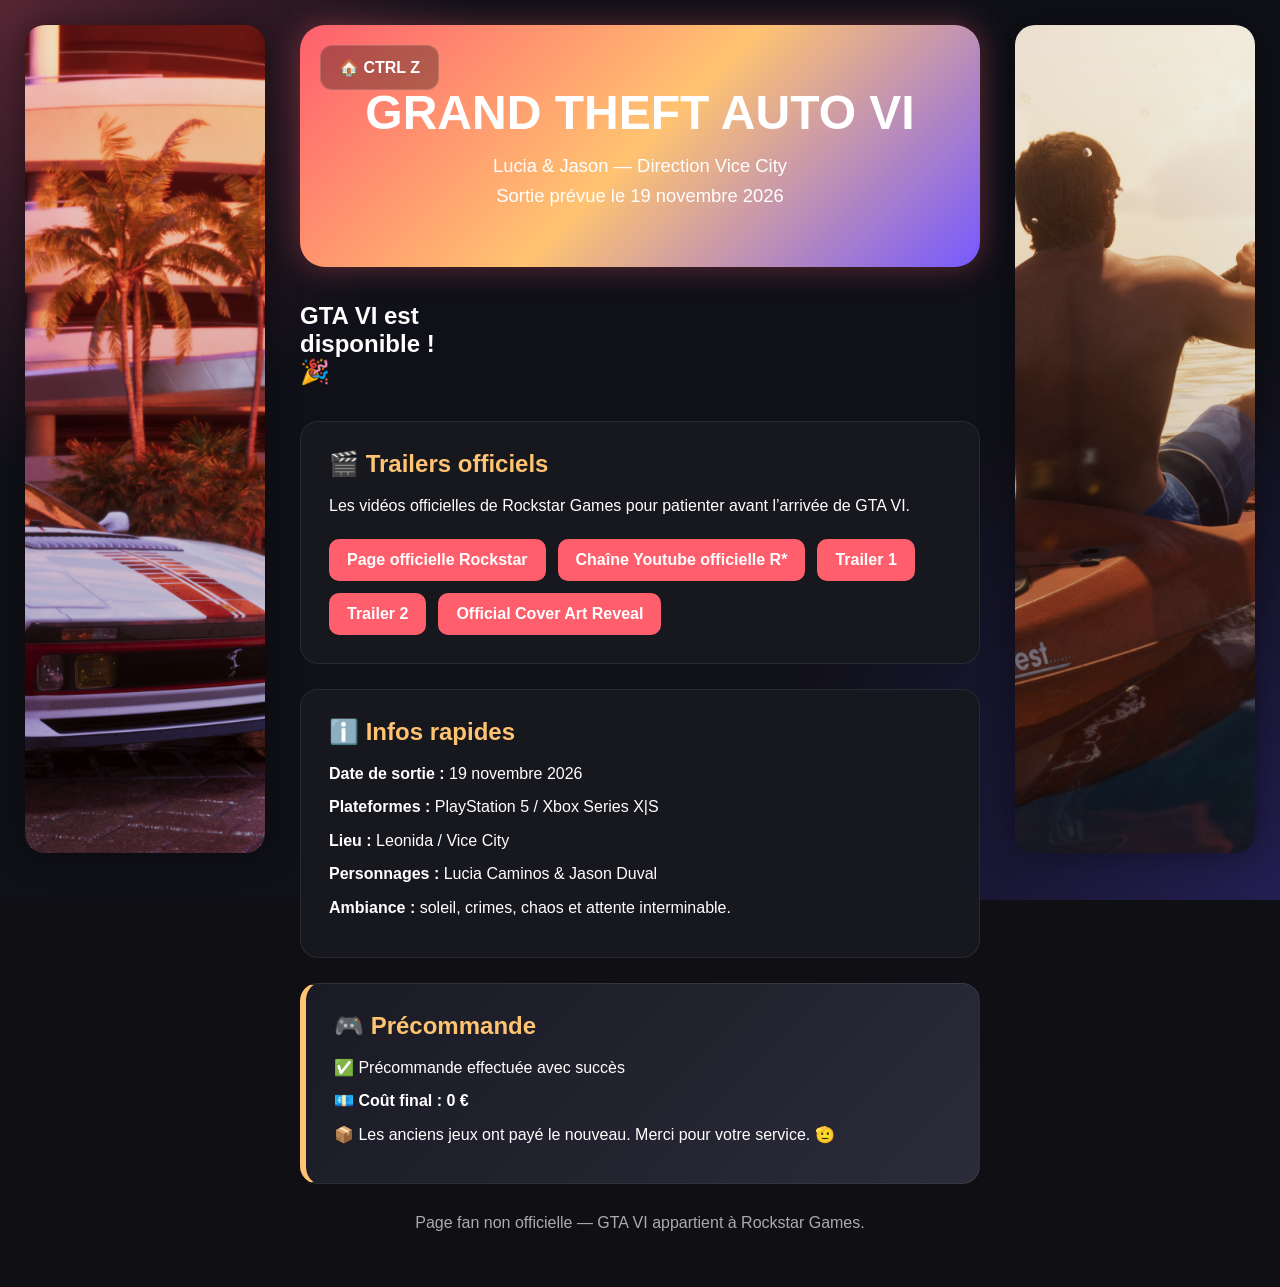
<file: lucia_jason.html>
<!DOCTYPE html>
<html lang="fr">
<head>
  <meta charset="UTF-8" />
  <meta name="viewport" content="width=device-width, initial-scale=1.0" />

  <title>Grand Theft Auto VI - Lucia & Jason</title>

  <link rel="stylesheet" href="lucia_jason.css" />
</head>

<body>
  <div class="layout">

    <aside class="side-image left-image">
      <img src="Grotti_Cheetah.jpg" alt="Grotti Cheetah - GTA VI">
    </aside>

    <main class="gta-page">

      <section class="hero">
        <a href="index.html" class="home-button">🏠 CTRL Z</a>

        <h1>Grand Theft Auto VI</h1>
        <p>Lucia & Jason — Direction Vice City</p>
        <p>Sortie prévue le 19 novembre 2026</p>
      </section>

      <section class="countdown">
        <div class="time-box">
          <span id="days">0</span>
          Jours
        </div>

        <div class="time-box">
          <span id="hours">0</span>
          Heures
        </div>

        <div class="time-box">
          <span id="minutes">0</span>
          Minutes
        </div>

        <div class="time-box">
          <span id="seconds">0</span>
          Secondes
        </div>
      </section>

      <section class="section">
        <h2>🎬 Trailers officiels</h2>
        <p>Les vidéos officielles de Rockstar Games pour patienter avant l’arrivée de GTA VI.</p>

        <div class="links">
          <a href="https://www.rockstargames.com/VI" target="_blank" rel="noopener noreferrer">Page officielle Rockstar</a>
          <a href="https://www.youtube.com/@RockstarGames" target="_blank" rel="noopener noreferrer">Chaîne Youtube officielle R*</a>
          <a href="https://www.youtube.com/watch?v=QdBZY2fkU-0" target="_blank" rel="noopener noreferrer">Trailer 1</a>
          <a href="https://www.rockstargames.com/videos/cpys7u21" target="_blank" rel="noopener noreferrer">Trailer 2</a>
          <a href="https://www.youtube.com/watch?v=EiQEBYDox_k" target="_blank" rel="noopener noreferrer">Official Cover Art Reveal</a>
        </div>
      </section>

      <section class="section">
        <h2>ℹ️ Infos rapides</h2>
        <p><strong>Date de sortie :</strong> 19 novembre 2026</p>
        <p><strong>Plateformes :</strong> PlayStation 5 / Xbox Series X|S</p>
        <p><strong>Lieu :</strong> Leonida / Vice City</p>
        <p><strong>Personnages :</strong> Lucia Caminos & Jason Duval</p>
        <p><strong>Ambiance :</strong> soleil, crimes, chaos et attente interminable.</p>
      </section>

      <section class="section preorder">
        <h2>🎮 Précommande</h2>
        <p>✅ Précommande effectuée avec succès</p>
        <p>💶 <strong>Coût final : 0 €</strong></p>
        <p>📦 Les anciens jeux ont payé le nouveau. Merci pour votre service. 🫡</p>
      </section>

      <p class="footer-note">
        Page fan non officielle — GTA VI appartient à Rockstar Games.
      </p>

    </main>

    <aside class="side-image right-image">
      <img src="Kayak_Crest.jpg" alt="Kayak Crest - GTA VI">
    </aside>

  </div>

  <script>
    const releaseDate = new Date("2026-11-19T00:00:00").getTime();

    function updateCountdown() {
      const now = new Date().getTime();
      const distance = releaseDate - now;

      if (distance <= 0) {
        document.querySelector(".countdown").innerHTML = "<h2>GTA VI est disponible ! 🎉</h2>";
        return;
      }

      const days = Math.floor(distance / (1000 * 60 * 60 * 24));
      const hours = Math.floor((distance / (1000 * 60 * 60)) % 24);
      const minutes = Math.floor((distance / (1000 * 60)) % 60);
      const seconds = Math.floor((distance / 1000) % 60);

      document.getElementById("days").textContent = days;
      document.getElementById("hours").textContent = hours;
      document.getElementById("minutes").textContent = minutes;
      document.getElementById("seconds").textContent = seconds;
    }

    updateCountdown();
    setInterval(updateCountdown, 1000);
  </script>
</body>
</html>
</file>
<file: lucia_jason.css>
/* ===========================================================
   GTA VI - Lucia & Jason
=========================================================== */

*{
    margin:0;
    padding:0;
    box-sizing:border-box;
}

body{
    font-family:Arial, Helvetica, sans-serif;
    background:#0f0f14;
    color:white;
    overflow-x:hidden;
}

/* ===========================================================
   Fond
=========================================================== */

body::before{
    content:"";
    position:fixed;
    inset:0;
    z-index:-2;

    background:
    radial-gradient(circle at top left,
    rgba(255,90,120,.30),
    transparent 30%),

    radial-gradient(circle at bottom right,
    rgba(92,74,255,.25),
    transparent 35%),

    linear-gradient(#101018,#101018);
}

/* ===========================================================
   Layout
=========================================================== */

.layout{

    display:grid;

    grid-template-columns:
        minmax(340px,1fr)
        minmax(0,1000px)
        minmax(340px,1fr);

    gap:35px;

    width:100%;

    margin:auto;

    padding:35px 55px;

    align-items:start;
}

/* ===========================================================
   Images latérales
=========================================================== */

.side-image{

    position:sticky;
    top:20px;

    height:92vh;

    border-radius:20px;

    overflow:hidden;

    box-shadow:0 0 35px rgba(0,0,0,.45);
}

.side-image::after{

    content:"";

    position:absolute;

    inset:0;

    background:linear-gradient(
        to bottom,
        rgba(0,0,0,.05),
        rgba(0,0,0,.20)
    );

    pointer-events:none;
}

.side-image img{

    width:100%;
    height:100%;

    object-fit:cover;

    transition:.35s;
}

.side-image:hover img{

    transform:scale(1.04);
}

/* ===========================================================
   Contenu
=========================================================== */

.gta-page{

    width:100%;
    max-width:1000px;
    margin:auto;
}

/* ===========================================================
   Hero
=========================================================== */

.hero{

    position:relative;

    text-align:center;

    padding:60px 30px;

    border-radius:25px;

    background:
    linear-gradient(
        135deg,
        #ff5f6d,
        #ffc371,
        #7759ff
    );

    box-shadow:
    0 0 30px rgba(255,95,109,.35);
}

.hero h1{

    font-size:3rem;

    text-transform:uppercase;

    margin-bottom:15px;
}

.hero p{

    font-size:1.15rem;

    margin-top:8px;
}

/* ===========================================================
   Bouton retour
=========================================================== */

.home-button{

    position:absolute;

    top:20px;
    left:20px;

    display:flex;
    align-items:center;
    justify-content:center;

    padding:12px 18px;

    border-radius:12px;

    background:rgba(0,0,0,.30);

    backdrop-filter:blur(10px);

    border:1px solid rgba(255,255,255,.15);

    color:white;

    text-decoration:none;

    font-weight:bold;

    transition:.25s;
}

.home-button:hover{

    background:rgba(0,0,0,.55);

    transform:translateY(-2px);

    box-shadow:0 8px 25px rgba(0,0,0,.35);
}

/* ===========================================================
   Compte à rebours
=========================================================== */

.countdown{

    display:grid;

    grid-template-columns:repeat(4,1fr);

    gap:18px;

    margin:35px 0;
}

.time-box{

    background:#181822;

    padding:28px;

    text-align:center;

    border-radius:18px;

    border:1px solid rgba(255,255,255,.08);

    transition:.25s;
}

.time-box:hover{

    transform:translateY(-4px);

    border-color:#ffc371;
}

.time-box span{

    display:block;

    font-size:2.3rem;

    font-weight:bold;

    color:#ffc371;
}

/* ===========================================================
   Sections
=========================================================== */

.section{

    background:rgba(24,24,32,.92);

    backdrop-filter:blur(6px);

    padding:28px;

    border-radius:18px;

    margin-bottom:25px;

    border:1px solid rgba(255,255,255,.08);
}

.section h2{

    color:#ffc371;

    margin-bottom:15px;
}

.section p{

    margin:8px 0;

    line-height:1.6;
}

/* ===========================================================
   Liens
=========================================================== */

.links{

    display:flex;

    flex-wrap:wrap;

    gap:12px;

    margin-top:20px;
}

.links a{

    text-decoration:none;

    color:white;

    background:#ff5f6d;

    padding:12px 18px;

    border-radius:10px;

    transition:.25s;

    font-weight:bold;
}

.links a:hover{

    transform:translateY(-3px);

    background:#ff7a86;
}

/* ===========================================================
   Précommande
=========================================================== */

.preorder{

    border-left:6px solid #ffc371;

    background:

    linear-gradient(

        135deg,

        rgba(28,28,38,.95),

        rgba(45,45,60,.95)

    );
}

/* ===========================================================
   Footer
=========================================================== */

.footer-note{

    text-align:center;

    opacity:.65;

    margin:30px 0;
}

/* ===========================================================
   Responsive
=========================================================== */

@media(max-width:1600px){

.layout{

grid-template-columns:
minmax(280px,1fr)
minmax(0,950px)
minmax(280px,1fr);

padding:30px;

}

}

@media(max-width:1300px){

.layout{

grid-template-columns:
240px
minmax(0,1fr)
240px;

padding:25px;

}

}

@media(max-width:1000px){

.layout{

display:block;

padding:20px;

}

.side-image{

display:none;

}

.gta-page{

max-width:100%;

}

}

@media(max-width:700px){

.hero h1{

font-size:2rem;

}

.countdown{

grid-template-columns:repeat(2,1fr);

}

}
</file>
